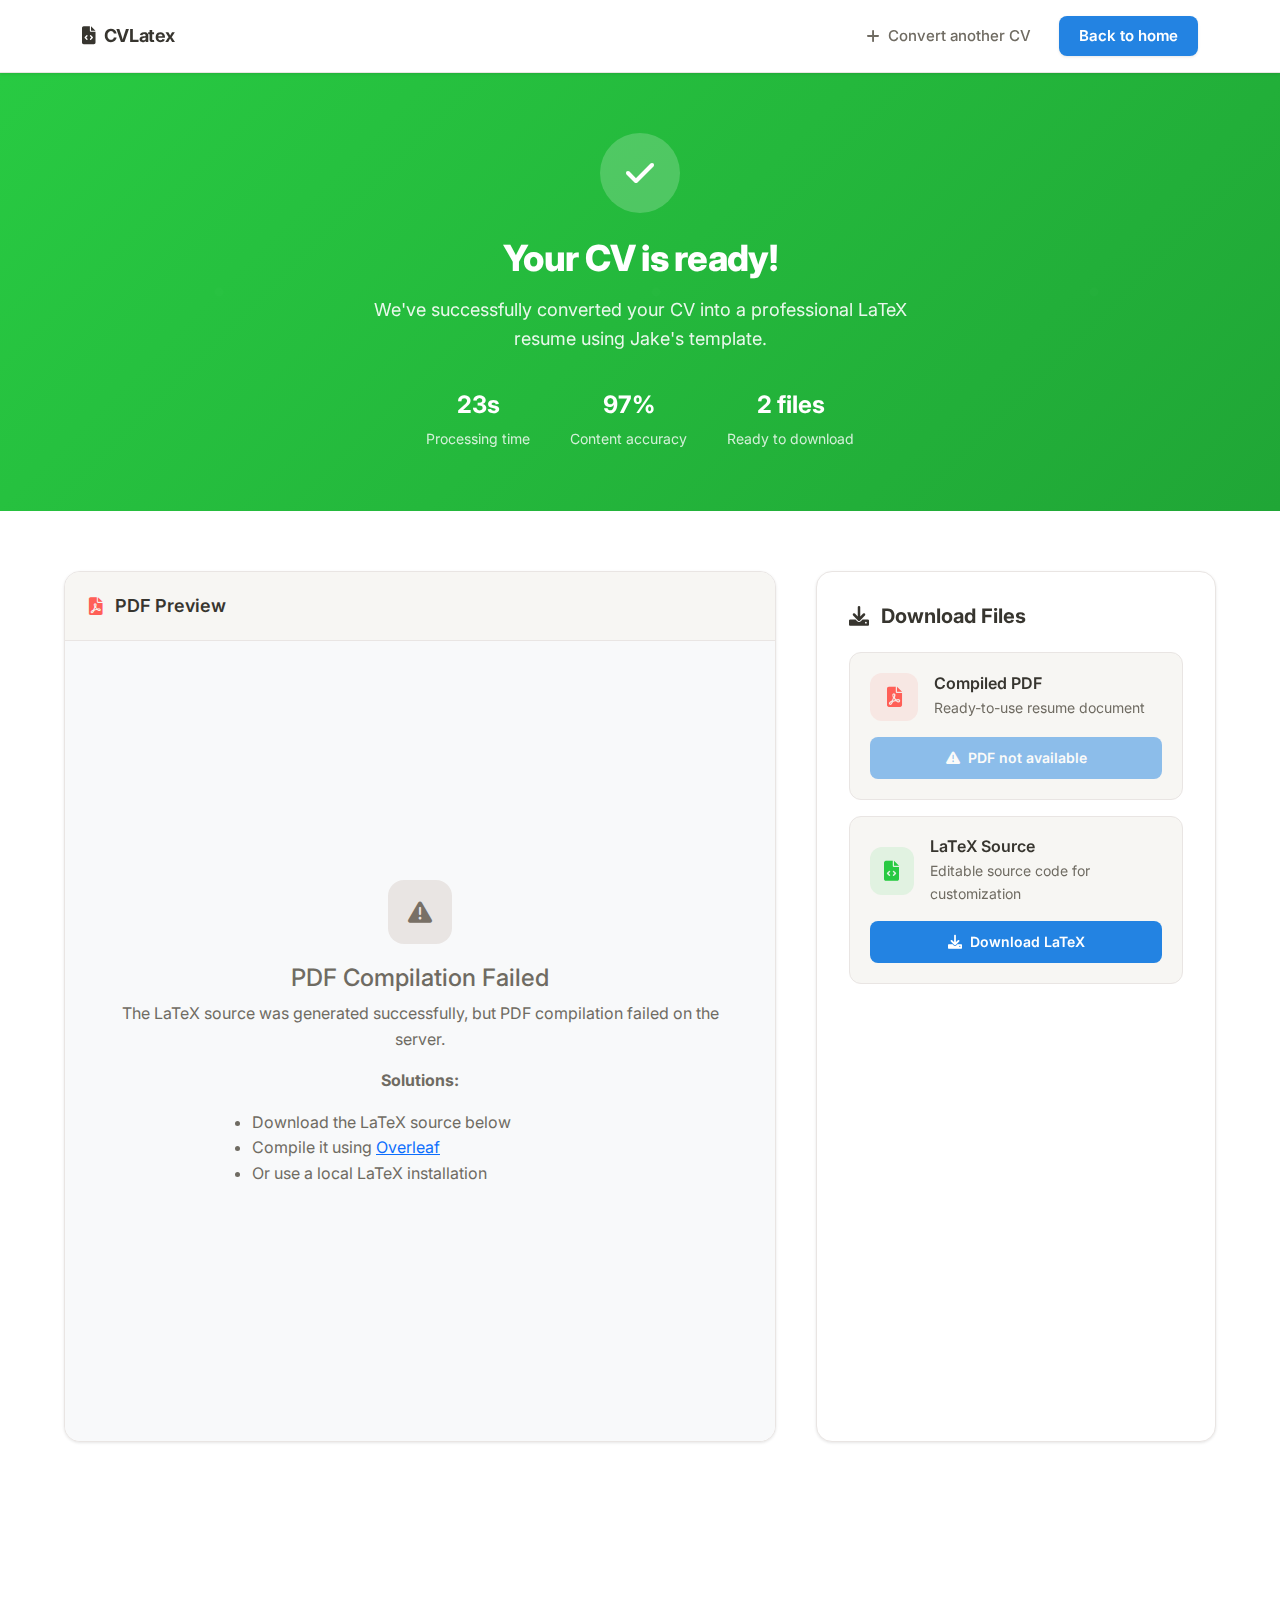
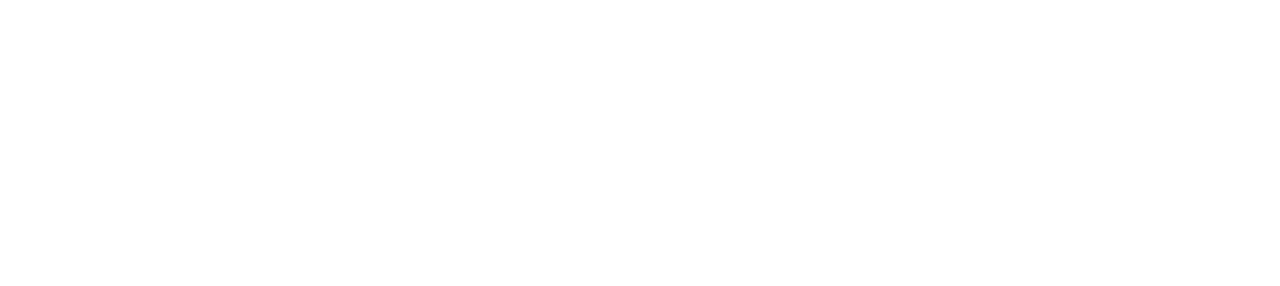
<file: templates/result.html>
<!DOCTYPE html>
<html lang="en">
<head>
    <meta charset="UTF-8">
    <meta name="viewport" content="width=device-width, initial-scale=1.0">
    <title>Processing Complete - CVLatex</title>
    <link href="https://cdn.jsdelivr.net/npm/bootstrap@5.3.0/dist/css/bootstrap.min.css" rel="stylesheet">
    <link href="https://cdnjs.cloudflare.com/ajax/libs/font-awesome/6.0.0/css/all.min.css" rel="stylesheet">
    <link rel="preconnect" href="https://fonts.googleapis.com">
    <link rel="preconnect" href="https://fonts.gstatic.com" crossorigin>
    <link href="https://fonts.googleapis.com/css2?family=Inter:wght@300;400;500;600;700;800&display=swap" rel="stylesheet">
    <style>
        :root {
            --notion-gray-100: #f7f6f3;
            --notion-gray-200: #e9e5e3;
            --notion-gray-300: #d1ccc7;
            --notion-gray-400: #9b9590;
            --notion-gray-500: #787066;
            --notion-gray-600: #5e5a52;
            --notion-text: #37352f;
            --notion-text-light: #6f6b62;
            --notion-blue: #2383e2;
            --notion-blue-light: #edf3ff;
            --notion-border: #e9e5e3;
            --notion-shadow: 0 1px 3px rgba(0, 0, 0, 0.1);
            --notion-shadow-hover: 0 4px 20px rgba(0, 0, 0, 0.08);
            --notion-shadow-active: 0 8px 32px rgba(0, 0, 0, 0.12);
            --notion-success: #28ca42;
            --notion-warning: #ffbd2e;
            --notion-error: #ff5f57;
        }

        * {
            margin: 0;
            padding: 0;
            box-sizing: border-box;
        }

        body {
            background: white;
            color: var(--notion-text);
            font-family: 'Inter', -apple-system, BlinkMacSystemFont, "Segoe UI", Helvetica, "Apple Color Emoji", Arial, sans-serif;
            line-height: 1.6;
            font-size: 16px;
            font-weight: 400;
            -webkit-font-smoothing: antialiased;
            -moz-osx-font-smoothing: grayscale;
            min-height: 100vh;
        }

        /* Navigation */
        .navbar {
            background: rgba(255, 255, 255, 0.95);
            backdrop-filter: blur(24px);
            -webkit-backdrop-filter: blur(24px);
            border-bottom: 1px solid var(--notion-border);
            padding: 16px 0;
            position: sticky;
            top: 0;
            width: 100%;
            z-index: 1000;
            box-shadow: var(--notion-shadow);
        }

        .navbar-brand {
            font-weight: 700;
            font-size: 18px;
            color: var(--notion-text) !important;
            text-decoration: none;
            letter-spacing: -0.02em;
            transition: all 0.2s ease;
        }

        .navbar-brand:hover {
            color: var(--notion-blue) !important;
        }

        .nav-actions {
            display: flex;
            gap: 12px;
            align-items: center;
        }

        .nav-link {
            color: var(--notion-text-light);
            text-decoration: none;
            font-weight: 500;
            font-size: 15px;
            padding: 8px 16px;
            border-radius: 8px;
            transition: all 0.2s ease;
            display: inline-flex;
            align-items: center;
            gap: 8px;
        }

        .nav-link:hover {
            background: var(--notion-gray-100);
            color: var(--notion-text);
        }

        .nav-cta {
            background: var(--notion-blue);
            color: white !important;
            border-radius: 8px;
            padding: 8px 20px;
            font-weight: 600;
            transition: all 0.2s ease;
            box-shadow: var(--notion-shadow);
        }

        .nav-cta:hover {
            background: #1a75d1 !important;
            color: white !important;
            transform: translateY(-1px);
            box-shadow: var(--notion-shadow-hover);
        }

        /* Success Header */
        .success-header {
            background: linear-gradient(135deg, var(--notion-success) 0%, #20a636 100%);
            color: white;
            padding: 60px 0;
            text-align: center;
            position: relative;
            overflow: hidden;
        }

        .success-header::before {
            content: '';
            position: absolute;
            top: 0;
            left: 0;
            right: 0;
            bottom: 0;
            background: url('data:image/svg+xml,<svg xmlns="http://www.w3.org/2000/svg" viewBox="0 0 100 100"><defs><pattern id="grain" width="100" height="100" patternUnits="userSpaceOnUse"><circle cx="50" cy="50" r="1" fill="%23ffffff" opacity="0.1"/></pattern></defs><rect width="100" height="100" fill="url(%23grain)"/></svg>');
            opacity: 0.1;
        }

        .success-content {
            position: relative;
            z-index: 2;
            max-width: 600px;
            margin: 0 auto;
            padding: 0 24px;
        }

        .success-icon {
            width: 80px;
            height: 80px;
            background: rgba(255, 255, 255, 0.2);
            border-radius: 50%;
            display: flex;
            align-items: center;
            justify-content: center;
            margin: 0 auto 24px;
            font-size: 32px;
            animation: successPulse 2s infinite;
        }

        @keyframes successPulse {
            0%, 100% { transform: scale(1); }
            50% { transform: scale(1.05); }
        }

        .success-title {
            font-size: 36px;
            font-weight: 800;
            margin-bottom: 16px;
            letter-spacing: -0.02em;
        }

        .success-subtitle {
            font-size: 18px;
            opacity: 0.9;
            margin-bottom: 32px;
        }

        .processing-stats {
            display: flex;
            justify-content: center;
            gap: 40px;
            margin-top: 32px;
        }

        .stat-item {
            text-align: center;
        }

        .stat-value {
            font-size: 24px;
            font-weight: 700;
            margin-bottom: 4px;
        }

        .stat-label {
            font-size: 14px;
            opacity: 0.8;
        }

        /* Main Content */
        .main-content {
            max-width: 1200px;
            margin: 0 auto;
            padding: 60px 24px 100px;
        }

        .content-grid {
            display: grid;
            grid-template-columns: 1fr 400px;
            gap: 40px;
            margin-bottom: 60px;
        }

        /* PDF Preview */
        .preview-section {
            background: white;
            border-radius: 16px;
            border: 1px solid var(--notion-border);
            overflow: hidden;
            box-shadow: var(--notion-shadow);
            position: relative;
        }

        .preview-header {
            background: var(--notion-gray-100);
            padding: 20px 24px;
            border-bottom: 1px solid var(--notion-border);
            display: flex;
            align-items: center;
            justify-content: between;
        }

        .preview-title {
            font-size: 18px;
            font-weight: 600;
            color: var(--notion-text);
            display: flex;
            align-items: center;
            gap: 12px;
        }

        .pdf-viewer {
            width: 100%;
            height: 800px;
            border: none;
            background: #f8f9fa;
            display: flex;
            align-items: center;
            justify-content: center;
        }

        .no-preview {
            text-align: center;
            padding: 60px 40px;
            color: var(--notion-text-light);
        }

        .no-preview-icon {
            width: 64px;
            height: 64px;
            background: var(--notion-gray-200);
            border-radius: 16px;
            display: flex;
            align-items: center;
            justify-content: center;
            margin: 0 auto 20px;
            font-size: 24px;
            color: var(--notion-gray-500);
        }

        /* Download Cards */
        .downloads-section {
            background: white;
            border-radius: 16px;
            border: 1px solid var(--notion-border);
            padding: 32px;
            box-shadow: var(--notion-shadow);
            position: sticky;
            top: 100px;
        }

        .downloads-title {
            font-size: 20px;
            font-weight: 700;
            color: var(--notion-text);
            margin-bottom: 24px;
            display: flex;
            align-items: center;
            gap: 12px;
        }

        .download-card {
            background: var(--notion-gray-100);
            border-radius: 12px;
            padding: 20px;
            margin-bottom: 16px;
            transition: all 0.2s ease;
            border: 1px solid var(--notion-border);
        }

        .download-card:hover {
            background: white;
            box-shadow: var(--notion-shadow);
            transform: translateY(-2px);
        }

        .download-header {
            display: flex;
            align-items: center;
            margin-bottom: 16px;
        }

        .download-icon {
            width: 48px;
            height: 48px;
            border-radius: 12px;
            display: flex;
            align-items: center;
            justify-content: center;
            font-size: 20px;
            margin-right: 16px;
        }

        .pdf-download .download-icon {
            background: rgba(255, 95, 87, 0.1);
            color: var(--notion-error);
        }

        .latex-download .download-icon {
            background: rgba(40, 202, 66, 0.1);
            color: var(--notion-success);
        }

        .download-info h4 {
            font-size: 16px;
            font-weight: 600;
            color: var(--notion-text);
            margin-bottom: 4px;
        }

        .download-info p {
            font-size: 14px;
            color: var(--notion-text-light);
            margin: 0;
        }

        .download-button {
            background: var(--notion-blue);
            color: white;
            padding: 10px 20px;
            border: none;
            border-radius: 8px;
            font-weight: 600;
            font-size: 14px;
            transition: all 0.2s ease;
            text-decoration: none;
            display: inline-flex;
            align-items: center;
            gap: 8px;
            width: 100%;
            justify-content: center;
        }

        .download-button:hover {
            background: #1a75d1;
            color: white;
            transform: translateY(-1px);
            box-shadow: var(--notion-shadow);
        }

        /* Next Steps */
        .next-steps {
            background: var(--notion-gray-100);
            border-radius: 16px;
            padding: 40px;
            text-align: center;
        }

        .next-steps h3 {
            font-size: 24px;
            font-weight: 700;
            color: var(--notion-text);
            margin-bottom: 16px;
        }

        .next-steps p {
            font-size: 16px;
            color: var(--notion-text-light);
            margin-bottom: 32px;
            max-width: 600px;
            margin-left: auto;
            margin-right: auto;
        }

        .action-buttons {
            display: flex;
            justify-content: center;
            gap: 16px;
            flex-wrap: wrap;
        }

        .action-btn {
            padding: 12px 24px;
            border-radius: 10px;
            font-weight: 600;
            font-size: 15px;
            transition: all 0.2s ease;
            text-decoration: none;
            display: inline-flex;
            align-items: center;
            gap: 10px;
        }

        .btn-primary {
            background: var(--notion-blue);
            color: white;
            border: none;
        }

        .btn-primary:hover {
            background: #1a75d1;
            color: white;
            transform: translateY(-1px);
            box-shadow: var(--notion-shadow);
        }

        .btn-secondary {
            background: white;
            color: var(--notion-text);
            border: 1px solid var(--notion-border);
        }

        .btn-secondary:hover {
            background: var(--notion-gray-100);
            color: var(--notion-text);
            transform: translateY(-1px);
        }

        /* Responsive */
        @media (max-width: 768px) {
            .content-grid {
                grid-template-columns: 1fr;
                gap: 32px;
            }

            .downloads-section {
                position: static;
            }

            .processing-stats {
                flex-direction: column;
                gap: 20px;
            }

            .action-buttons {
                flex-direction: column;
                align-items: center;
            }

            .action-btn {
                width: 100%;
                max-width: 300px;
                justify-content: center;
            }

            .success-title {
                font-size: 28px;
            }

            .pdf-viewer {
                height: 600px;
            }
        }

        /* Animations */
        @keyframes fadeInUp {
            from {
                opacity: 0;
                transform: translateY(30px);
            }
            to {
                opacity: 1;
                transform: translateY(0);
            }
        }

        .animate-fadeup {
            animation: fadeInUp 0.6s ease-out forwards;
        }
    </style>
</head>
<body>
    <!-- Navigation -->
    <nav class="navbar">
        <div class="container">
            <a class="navbar-brand" href="/">
                <i class="fas fa-file-code me-2"></i>CVLatex
            </a>
            <div class="nav-actions">
                <a href="/upload" class="nav-link">
                    <i class="fas fa-plus"></i>
                    Convert another CV
                </a>
                <a href="/" class="nav-link nav-cta">
                    Back to home
                </a>
            </div>
        </div>
    </nav>

    <!-- Success Header -->
    <section class="success-header">
        <div class="success-content">
            <div class="success-icon">
                <i class="fas fa-check"></i>
            </div>
            <h1 class="success-title">Your CV is ready!</h1>
            <p class="success-subtitle">
                We've successfully converted your CV into a professional LaTeX resume using Jake's template.
            </p>
            <div class="processing-stats">
                <div class="stat-item">
                    <div class="stat-value">23s</div>
                    <div class="stat-label">Processing time</div>
                </div>
                <div class="stat-item">
                    <div class="stat-value">97%</div>
                    <div class="stat-label">Content accuracy</div>
                </div>
                <div class="stat-item">
                    <div class="stat-value">2 files</div>
                    <div class="stat-label">Ready to download</div>
                </div>
            </div>
        </div>
    </section>

    <!-- Main Content -->
    <div class="main-content">
        <div class="content-grid">
            <!-- PDF Preview -->
            <div class="preview-section animate-fadeup">
                <div class="preview-header">
                    <div class="preview-title">
                        <i class="fas fa-file-pdf" style="color: var(--notion-error);"></i>
                        PDF Preview
                    </div>
                </div>
                <div class="pdf-viewer" id="pdfViewer">
                    <div class="no-preview">
                        <div class="no-preview-icon">
                            <i class="fas fa-file-pdf"></i>
                        </div>
                        <h4>PDF Preview Not Available</h4>
                        <p>Your PDF has been generated successfully. Use the download button to view the file.</p>
                    </div>
                </div>
            </div>

            <!-- Downloads Section -->
            <div class="downloads-section animate-fadeup">
                <h3 class="downloads-title">
                    <i class="fas fa-download"></i>
                    Download Files
                </h3>

                <!-- PDF Download -->
                <div class="download-card pdf-download">
                    <div class="download-header">
                        <div class="download-icon">
                            <i class="fas fa-file-pdf"></i>
                        </div>
                        <div class="download-info">
                            <h4>Compiled PDF</h4>
                            <p>Ready-to-use resume document</p>
                        </div>
                    </div>
                    <a href="#" id="pdfDownloadBtn" class="download-button">
                        <i class="fas fa-download"></i>
                        Download PDF
                    </a>
                </div>

                <!-- LaTeX Download -->
                <div class="download-card latex-download">
                    <div class="download-header">
                        <div class="download-icon">
                            <i class="fas fa-file-code"></i>
                        </div>
                        <div class="download-info">
                            <h4>LaTeX Source</h4>
                            <p>Editable source code for customization</p>
                        </div>
                    </div>
                    <a href="#" id="latexDownloadBtn" class="download-button">
                        <i class="fas fa-download"></i>
                        Download LaTeX
                    </a>
                </div>
            </div>
        </div>

        <!-- Next Steps -->
        <div class="next-steps animate-fadeup">
            <h3>What's next?</h3>
            <p>
                Your LaTeX resume is ready to use! You can download the PDF for immediate use, 
                or grab the LaTeX source code to make further customizations in Overleaf or your favorite LaTeX editor.
            </p>
            <div class="action-buttons">
                <a href="/upload" class="action-btn btn-primary">
                    <i class="fas fa-plus"></i>
                    Convert Another CV
                </a>
                <a href="https://www.overleaf.com" target="_blank" class="action-btn btn-secondary">
                    <i class="fas fa-external-link-alt"></i>
                    Open in Overleaf
                </a>
                <a href="/" class="action-btn btn-secondary">
                    <i class="fas fa-home"></i>
                    Back to Home
                </a>
            </div>
        </div>
    </div>

    <script src="https://cdn.jsdelivr.net/npm/bootstrap@5.3.0/dist/js/bootstrap.bundle.min.js"></script>
    <script>
        document.addEventListener('DOMContentLoaded', function() {
            // Get URL parameters
            const urlParams = new URLSearchParams(window.location.search);
            
            // Support both old format (upload) and new format (create-cv)
            const pdfUrl = urlParams.get('pdf') || (urlParams.get('pdf_file') ? `/preview/${urlParams.get('pdf_file')}` : null);
            const latexUrl = (urlParams.get('latex') ? `/download/${urlParams.get('latex')}` : null) || 
                            (urlParams.get('latex_file') ? `/download/${urlParams.get('latex_file')}` : null);
            
            // Handle PDF download URL - check for pdf parameter first, then pdf_download, then pdf_file
            const pdfDownloadUrl = (urlParams.get('pdf') ? `/download/${urlParams.get('pdf')}` : null) || 
                                   urlParams.get('pdf_download') || 
                                   (urlParams.get('pdf_file') ? `/download/${urlParams.get('pdf_file')}` : null);

            console.log('URL Parameters:', {
                pdf: urlParams.get('pdf'),
                latex: urlParams.get('latex'),
                pdf_download: urlParams.get('pdf_download'),
                pdf_file: urlParams.get('pdf_file'),
                latex_file: urlParams.get('latex_file')
            });

            console.log('Resolved URLs:', {
                pdfUrl,
                latexUrl,
                pdfDownloadUrl
            });

            // Set up PDF preview
            if (pdfUrl) {
                const pdfViewer = document.getElementById('pdfViewer');
                pdfViewer.innerHTML = `<iframe src="/preview/${urlParams.get('pdf')}" width="100%" height="100%" frameborder="0"></iframe>`;
            }

            // Set up download buttons
            if (pdfDownloadUrl) {
                const pdfDownloadBtn = document.getElementById('pdfDownloadBtn');
                pdfDownloadBtn.href = pdfDownloadUrl;
                pdfDownloadBtn.addEventListener('click', function(e) {
                    // Add download animation
                    this.innerHTML = '<i class="fas fa-spinner fa-spin"></i> Downloading...';
                    setTimeout(() => {
                        this.innerHTML = '<i class="fas fa-check"></i> Downloaded!';
                        setTimeout(() => {
                            this.innerHTML = '<i class="fas fa-download"></i> Download PDF';
                        }, 2000);
                    }, 1000);
                });
            } else {
                // Hide or disable PDF download if not available
                const pdfDownloadBtn = document.getElementById('pdfDownloadBtn');
                pdfDownloadBtn.style.opacity = '0.5';
                pdfDownloadBtn.innerHTML = '<i class="fas fa-exclamation-triangle"></i> PDF not available';
                pdfDownloadBtn.onclick = function(e) {
                    e.preventDefault();
                    alert('PDF compilation failed on the server. This might be due to missing LaTeX packages.\n\nYou can:\n1. Download the LaTeX source and compile it locally\n2. Use Overleaf to compile the LaTeX code\n3. Contact support if this issue persists');
                };
                
                // Update the preview section too
                const pdfViewer = document.getElementById('pdfViewer');
                pdfViewer.innerHTML = `
                    <div class="no-preview">
                        <div class="no-preview-icon">
                            <i class="fas fa-exclamation-triangle"></i>
                        </div>
                        <h4>PDF Compilation Failed</h4>
                        <p>The LaTeX source was generated successfully, but PDF compilation failed on the server.</p>
                        <p><strong>Solutions:</strong></p>
                        <ul style="text-align: left; max-width: 400px; margin: 16px auto;">
                            <li>Download the LaTeX source below</li>
                            <li>Compile it using <a href="https://www.overleaf.com" target="_blank">Overleaf</a></li>
                            <li>Or use a local LaTeX installation</li>
                        </ul>
                    </div>
                `;
            }

            if (latexUrl) {
                const latexDownloadBtn = document.getElementById('latexDownloadBtn');
                latexDownloadBtn.href = latexUrl;
                latexDownloadBtn.addEventListener('click', function(e) {
                    // Add download animation
                    this.innerHTML = '<i class="fas fa-spinner fa-spin"></i> Downloading...';
                    setTimeout(() => {
                        this.innerHTML = '<i class="fas fa-check"></i> Downloaded!';
                        setTimeout(() => {
                            this.innerHTML = '<i class="fas fa-download"></i> Download LaTeX';
                        }, 2000);
                    }, 1000);
                });
            }

            // Animate elements on scroll
            const observer = new IntersectionObserver((entries) => {
                entries.forEach(entry => {
                    if (entry.isIntersecting) {
                        entry.target.style.opacity = '1';
                        entry.target.style.transform = 'translateY(0)';
                    }
                });
            }, { threshold: 0.1 });

            document.querySelectorAll('.animate-fadeup').forEach(el => {
                el.style.opacity = '0';
                el.style.transform = 'translateY(30px)';
                el.style.transition = 'opacity 0.6s ease, transform 0.6s ease';
                observer.observe(el);
            });

            // Add smooth scrolling for internal links
            document.querySelectorAll('a[href^="#"]').forEach(anchor => {
                anchor.addEventListener('click', function (e) {
                    e.preventDefault();
                    const target = document.querySelector(this.getAttribute('href'));
                    if (target) {
                        target.scrollIntoView({
                            behavior: 'smooth',
                            block: 'start'
                        });
                    }
                });
            });

            // Enhanced hover effects
            document.querySelectorAll('.download-card').forEach(card => {
                card.addEventListener('mouseenter', function() {
                    this.style.transform = 'translateY(-4px)';
                });
                
                card.addEventListener('mouseleave', function() {
                    this.style.transform = 'translateY(0)';
                });
            });
        });
    </script>
</body>
</html>
</file>
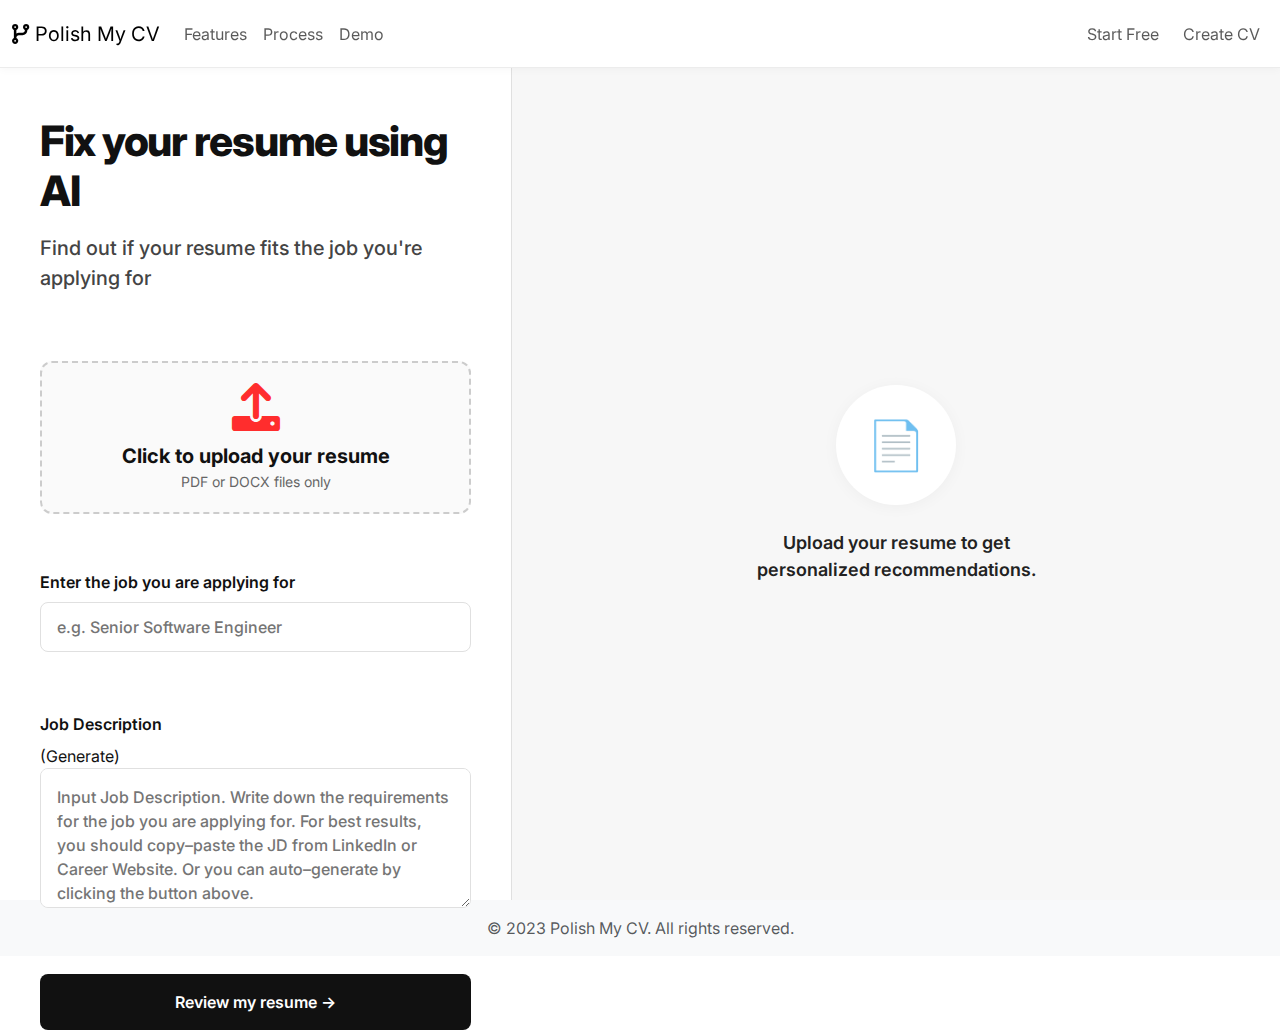
<file: templates/upload.html>
<!DOCTYPE html>
<html lang="en">
<head>
    <meta charset="UTF-8">
    <meta name="viewport" content="width=device-width, initial-scale=1.0">
    <title>Upload Your CV - Polish My CV</title>
    <link href="https://cdn.jsdelivr.net/npm/bootstrap@5.3.0/dist/css/bootstrap.min.css" rel="stylesheet">
    <link href="https://cdnjs.cloudflare.com/ajax/libs/font-awesome/6.0.0/css/all.min.css" rel="stylesheet">
    <link rel="preconnect" href="https://fonts.googleapis.com">
    <link rel="preconnect" href="https://fonts.gstatic.com" crossorigin>
    <link href="https://fonts.googleapis.com/css2?family=Inter:wght@300;400;500;600;700;800;900&display=swap" rel="stylesheet">
    <style>
        :root {
            --red-accent: #ff2d2d;
            --black: #111;
            --gray: #444;
            --light-gray: #f7f7f7;
            --card-radius: 20px;
            --shadow: 0 4px 32px rgba(0,0,0,0.06);
        }
        * { margin: 0; padding: 0; box-sizing: border-box; }
        body {
            background: #fff;
            color: var(--black);
            font-family: 'Inter', -apple-system, BlinkMacSystemFont, "Segoe UI", Helvetica, Arial, sans-serif;
            min-height: 100vh;
        }
        .navbar {
            background: #fff;
            border-bottom: 1px solid #ececec;
            box-shadow: 0 2px 8px rgba(0,0,0,0.03);
            padding: 0;
            position: sticky;
            top: 0;
            width: 100%;
            z-index: 1000;
            display: flex;
            align-items: center;
            justify-content: space-between;
            height: 68px;
        }
        .navbar-content {
            width: 100%;
            max-width: 1400px;
            margin: 0 auto;
            display: flex;
            align-items: center;
            justify-content: space-between;
            padding: 0 32px;
            height: 68px;
        }
        .navbar-logo {
            display: flex;
            align-items: center;
            font-weight: 900;
            font-size: 26px;
            color: var(--black);
            text-decoration: none;
            gap: 10px;
            letter-spacing: -0.03em;
        }
        .navbar-logo-icon {
            width: 38px;
            height: 38px;
            background: var(--red-accent);
            border-radius: 10px;
            display: flex;
            align-items: center;
            justify-content: center;
            color: #fff;
            font-size: 22px;
        }
        .navbar-links {
            display: flex;
            align-items: center;
            gap: 32px;
        }
        .navbar-link {
            color: var(--gray);
            font-weight: 700;
            font-size: 17px;
            text-decoration: none;
            text-transform: uppercase;
            transition: color 0.2s;
            letter-spacing: 0.01em;
        }
        .navbar-link:hover {
            color: var(--black);
        }
        .main-section {
            display: flex;
            align-items: stretch;
            justify-content: center;
            min-height: calc(100vh - 68px);
            height: calc(100vh - 68px);
            padding: 0;
            gap: 0;
            background: #f7f7f7;
        }
        .left-col {
            flex: 0 0 40%;
            max-width: 40%;
            min-width: 340px;
            display: flex;
            flex-direction: column;
            align-items: stretch;
            justify-content: stretch;
            background: #fff;
            padding: 0;
            z-index: 2;
            height: 100%;
            border-right: 1px solid #e0e0e0;
        }
        .right-col {
            flex: 0 0 60%;
            max-width: 60%;
            display: flex;
            align-items: center;
            justify-content: center;
            height: calc(100vh - 68px);
            position: relative;
            background: #f7f7f7;
            padding: 0;
        }
        .right-col.review-active {
            display: flex !important;
            flex-direction: column !important;
            align-items: stretch !important;
            justify-content: flex-start !important;
            height: 100% !important;
            width: 100% !important;
            padding: 0 !important;
            flex: 1 1 0 !important;
            min-height: 0 !important;
            max-width: none !important;
        }
        .review-illustration-section {
            width: 100%;
            height: 100%;
            display: flex;
            align-items: center;
            justify-content: center;
        }
        .upload-card {
            background: #fff;
            border-radius: 0;
            box-shadow: none;
            padding: 48px 40px;
            width: 100%;
            height: 100%;
            min-height: 0;
            display: flex;
            flex-direction: column;
            gap: 36px;
            justify-content: space-between;
            box-sizing: border-box;
        }
        .hero-headline {
            font-size: 42px;
            font-weight: 800;
            color: var(--black);
            margin-bottom: 16px;
            line-height: 1.2;
            letter-spacing: -0.03em;
            text-align: left;
        }
        .hero-sub {
            font-size: 20px;
            color: var(--gray);
            font-weight: 500;
            margin-bottom: 32px;
            text-align: left;
            line-height: 1.5;
        }
        .upload-area {
            border: 2px dashed #e0e0e0;
            border-radius: 12px;
            padding: 32px;
            text-align: center;
            margin-bottom: 20px;
            cursor: pointer;
            transition: all 0.2s ease;
            background: #fafafa;
        }
        .upload-area:hover {
            border-color: var(--red-accent);
            background: #fff;
        }
        .job-label {
            font-size: 16px;
            font-weight: 600;
            color: var(--black);
            margin-bottom: 8px;
            text-transform: none;
        }
        .job-select {
            width: 100%;
            border: 1px solid #e0e0e0;
            border-radius: 8px;
            padding: 12px 16px;
            font-size: 16px;
            font-weight: 500;
            margin-bottom: 24px;
            background: #fff;
            color: var(--black);
            text-transform: none;
            transition: all 0.2s ease;
        }
        .job-select:focus {
            border-color: var(--red-accent);
            outline: none;
            box-shadow: 0 0 0 2px rgba(255, 45, 45, 0.1);
        }
        .job-desc-label {
            font-size: 16px;
            font-weight: 600;
            color: var(--black);
            margin-bottom: 8px;
            text-transform: none;
        }
        .job-desc-area {
            width: 100%;
            border: 1px solid #e0e0e0;
            border-radius: 8px;
            padding: 16px;
            font-size: 16px;
            font-weight: 500;
            min-height: 140px;
            margin-bottom: 24px;
            color: var(--black);
            background: #fff;
            resize: vertical;
            transition: all 0.2s ease;
        }
        .job-desc-area:focus {
            border-color: var(--red-accent);
            outline: none;
            box-shadow: 0 0 0 2px rgba(255, 45, 45, 0.1);
        }
        .review-btn {
            background: var(--black);
            color: #fff;
            border: none;
            border-radius: 8px;
            font-size: 16px;
            font-weight: 600;
            padding: 16px 0;
            width: 100%;
            margin-top: 0;
            cursor: pointer;
            text-transform: none;
            letter-spacing: 0;
            transition: all 0.2s ease;
        }
        .review-btn:hover {
            background: #222;
            transform: translateY(-1px);
        }
        .illustration {
            display: flex;
            flex-direction: column;
            align-items: center;
            justify-content: center;
            text-align: center;
            margin: 0;
        }
        .illustration-img {
            width: 180px;
            height: 180px;
            background: #fff;
            border-radius: 50%;
            display: flex;
            align-items: center;
            justify-content: center;
            margin-bottom: 24px;
            box-shadow: 0 2px 16px rgba(0,0,0,0.04);
        }
        .illustration-img svg {
            width: 100px;
            height: 100px;
        }
        .illustration-text {
            font-size: 18px;
            color: #222;
            text-align: center;
            font-weight: 600;
            line-height: 1.5;
            max-width: 300px;
            margin: 0 auto;
        }
        #reviewResults {
            display: none;
        }
        .cv-review-panel {
            width: 100%;
            height: 100%;
            min-height: 0;
            background: #fff;
            border-radius: 12px;
            box-shadow: 0 1px 3px rgba(0,0,0,0.1);
            padding: 32px 24px;
            display: flex;
            flex-direction: column;
            align-items: flex-start;
            justify-content: flex-start;
            font-family: 'Inter', -apple-system, BlinkMacSystemFont, "Segoe UI", Helvetica, Arial, sans-serif;
            box-sizing: border-box;
            margin: 0;
            max-width: none;
            flex: 1 1 0;
            min-height: 0;
            max-height: none;
        }
        .cv-review-score {
            width: 100px;
            height: 100px;
            border-radius: 50%;
            background: linear-gradient(135deg, #ff2d2d 60%, #ff7e5f 100%);
            color: #fff;
            font-size: 2.2rem;
            font-weight: 800;
            display: flex;
            flex-direction: column;
            align-items: center;
            justify-content: center;
            margin-bottom: 24px;
            box-shadow: 0 2px 8px rgba(255,45,45,0.15);
            border: 6px solid #fff;
        }
        .cv-review-score-label {
            font-size: 1rem;
            font-weight: 600;
            margin-top: 2px;
            letter-spacing: 0;
            color: #fff;
        }
        .cv-review-sections {
            width: 100%;
            display: flex;
            flex-direction: column;
            gap: 24px;
            flex: 1 1 0;
            min-height: 0;
            height: 100%;
            overflow-y: auto;
        }
        .cv-review-section {
            background: #fafafa;
            border-radius: 12px;
            padding: 24px;
            box-shadow: none;
            border-left: none;
        }
        .cv-review-section-title {
            font-size: 16px;
            font-weight: 700;
            margin-bottom: 16px;
            display: flex;
            align-items: center;
            gap: 8px;
            letter-spacing: 0;
            color: var(--black);
        }
        .cv-review-section-title i {
            font-size: 16px;
            color: var(--red-accent);
        }
        .cv-review-section ul {
            list-style: none;
            padding: 0;
            margin: 0;
            display: flex;
            flex-direction: column;
            gap: 8px;
        }
        .cv-review-section li {
            background: #fff;
            border-radius: 8px;
            padding: 12px 16px;
            font-size: 14px;
            color: var(--black);
            font-weight: 500;
            box-shadow: 0 1px 2px rgba(0,0,0,0.05);
            border: 1px solid #e0e0e0;
            margin-bottom: 0;
            display: block;
        }
        @media (max-width: 1200px) {
            .main-section {
                flex-direction: column;
                min-height: unset;
                height: auto;
                padding: 0;
            }
            .left-col, .right-col {
                max-width: 100%;
                width: 100%;
                min-width: unset;
                height: auto;
            }
            .upload-card {
                border-radius: 0;
                height: auto;
                padding: 32px 24px;
            }
            .right-col {
                padding: 24px;
            }
        }
        @media (max-width: 900px) {
            .main-section {
                flex-direction: column;
                padding: 20px 0;
            }
            .left-col, .right-col {
                width: 100%;
                min-width: unset;
                max-width: 100vw;
            }
            .upload-card {
                max-width: 100vw;
                padding: 40px 10px;
            }
            .right-col {
                margin-top: 24px;
            }
            .cv-review-panel { padding: 18px 4px; }
            .cv-review-score { width: 80px; height: 80px; font-size: 2rem; }
            .cv-review-section { padding: 16px 8px; }
        }
        @media (max-width: 700px) {
            .hero-headline {
                font-size: 32px;
            }
            .hero-sub {
                font-size: 16px;
            }
            .upload-card {
                padding: 24px 4px;
            }
        }
        .emoji-circle {
            width: 120px;
            height: 120px;
            background: #fff;
            border-radius: 50%;
            display: flex;
            align-items: center;
            justify-content: center;
            box-shadow: 0 2px 16px rgba(0,0,0,0.04);
        }
        .review-overlay {
            position: fixed;
            top: 0;
            left: 0;
            width: 100vw;
            height: 100vh;
            background: #f7f7f7;
            z-index: 2000;
            display: flex;
            align-items: center;
            justify-content: center;
            flex-direction: column;
            transition: opacity 0.5s;
            overflow: auto;
        }
        .review-animation {
            display: flex;
            flex-direction: column;
            align-items: center;
            justify-content: center;
            animation: fadeIn 0.7s;
        }
        .checkmark-circle {
            width: 100px;
            height: 100px;
            border-radius: 50%;
            background: #fff;
            box-shadow: 0 2px 8px rgba(255,45,45,0.15);
            display: flex;
            align-items: center;
            justify-content: center;
            margin-bottom: 18px;
        }
        .checkmark-circle svg {
            width: 60px;
            height: 60px;
            stroke: #28ca42;
            stroke-width: 4;
            stroke-linecap: round;
            stroke-linejoin: round;
            fill: none;
            animation: checkmarkDraw 0.7s cubic-bezier(0.65,0,0.45,1) forwards;
        }
        @keyframes checkmarkDraw {
            0% { stroke-dasharray: 0, 100; }
            100% { stroke-dasharray: 100, 0; }
        }
        .reviewed-text {
            font-size: 2.2rem;
            font-weight: 800;
            color: #28ca42;
            margin-bottom: 12px;
            letter-spacing: -0.02em;
            animation: fadeIn 1s;
        }
        @keyframes fadeIn {
            from { opacity: 0; }
            to { opacity: 1; }
        }
        #fullReviewPanel {
            width: 100%;
            max-width: 900px;
            margin: 0 auto;
            padding: 0 16px;
            display: flex;
            flex-direction: column;
            align-items: stretch;
        }
        .full-review-close {
            margin: 24px auto 0 auto;
            padding: 12px 32px;
            background: #ff2d2d;
            color: #fff;
            border: none;
            border-radius: 8px;
            font-size: 1.1rem;
            font-weight: 700;
            cursor: pointer;
            transition: background 0.2s;
        }
        .full-review-close:hover {
            background: #d90000;
        }
        .full-review-card {
            background: #fff;
            border-radius: 16px;
            box-shadow: 0 2px 16px rgba(0,0,0,0.08);
            max-width: 900px;
            width: 100%;
            margin: 40px auto 0 auto;
            padding: 32px 24px 24px 24px;
            display: flex;
            flex-direction: column;
            align-items: stretch;
        }
        .review-overlay-content {
            display: flex;
            width: 100%;
            height: 100%;
            align-items: stretch;
        }
        .review-left, .review-right {
            width: 50%;
            display: flex;
            align-items: center;
            justify-content: center;
            min-height: 0;
        }
        .review-right {
            padding: 32px 10px;
            background: linear-gradient(135deg, #ff2d2d 0%, #ff7e5f 100%);
            color: #fff;
            text-align: center;
        }
        .review-cta-title {
            font-size: 2.5rem;
            font-weight: 900;
            margin-bottom: 18px;
            letter-spacing: -0.03em;
        }
        .review-cta-desc {
            font-size: 1.2rem;
            font-weight: 500;
            margin-bottom: 32px;
            color: #fff;
            opacity: 0.95;
        }
        .review-cta-btn {
            background: #fff;
            color: #ff2d2d;
            border: none;
            border-radius: 10px;
            font-size: 1.3rem;
            font-weight: 800;
            padding: 18px 44px;
            cursor: pointer;
            box-shadow: 0 2px 12px rgba(0,0,0,0.08);
            transition: background 0.2s, color 0.2s;
        }
        .review-cta-btn:hover {
            background: #ffeaea;
            color: #d90000;
        }
        @media (max-width: 900px) {
            .review-overlay-content {
                flex-direction: column;
            }
            .review-left, .review-right {
                width: 100%;
                min-width: 0;
                min-height: 0;
            }
            .review-right {
                padding: 32px 10px;
            }
        }
    </style>
</head>
<body>
    <!-- Navigation -->
    <nav class="navbar navbar-expand-lg">
        <div class="container-fluid">
            <a class="navbar-brand" href="/">
                <i class="fas fa-code-branch"></i>
                Polish My CV
            </a>
            <button class="navbar-toggler border-0" type="button" data-bs-toggle="collapse" data-bs-target="#navbarNav">
                <i class="fas fa-bars text-white"></i>
            </button>
            <div class="collapse navbar-collapse" id="navbarNav">
                <ul class="navbar-nav me-auto">
                    <li class="nav-item">
                        <a class="nav-link" href="#features">Features</a>
                    </li>
                    <li class="nav-item">
                        <a class="nav-link" href="#how-it-works">Process</a>
                    </li>
                    <li class="nav-item">
                        <a class="nav-link" href="#demo">Demo</a>
                    </li>
                </ul>
                <ul class="navbar-nav">
                    <li class="nav-item">
                        <a class="nav-link nav-cta" href="/upload">Start Free</a>
                    </li>
                    <li class="nav-item">
                        <a class="nav-link" href="/create-cv" style="margin-left: 8px;">Create CV</a>
                    </li>
                </ul>
            </div>
        </div>
    </nav>
    <div class="main-section" id="mainSection">
        <div class="left-col" id="leftCol">
            <div class="upload-card">
                <div>
                    <div class="hero-headline">Fix your resume using AI</div>
                    <div class="hero-sub">Find out if your resume fits the job you're applying for</div>
                </div>
                <form id="uploadForm" enctype="multipart/form-data">
                    <div class="upload-area" style="border: 2px dashed #ccc; padding: 20px; text-align: center; margin-bottom: 20px; border-radius: 12px; cursor: pointer;">
                        <input type="file" name="cv_file" id="cv_file" accept=".pdf,.docx" style="display: none;">
                        <div id="uploadText">
                            <i class="fas fa-upload" style="font-size: 48px; color: var(--red-accent); margin-bottom: 10px;"></i>
                            <div style="font-size: 20px; font-weight: bold;">Click to upload your resume</div>
                            <div style="font-size: 14px; color: #666;">PDF or DOCX files only</div>
                        </div>
                    </div>
                </form>
                <div>
                    <div class="job-label">Enter the job you are applying for</div>
                    <input class="job-select" id="jobSelect" list="jobRoles" placeholder="e.g. Senior Software Engineer" autocomplete="off">
                    <datalist id="jobRoles">
                        <option value="Senior Software Engineer">
                        <option value="Product Manager">
                        <option value="Data Scientist">
                        <option value="UX Designer">
                        <option value="Other">
                    </datalist>
                </div>
                <div>
                    <div class="job-desc-row">
                        <div class="job-desc-label">Job Description</div>
                        <span class="generate-link" id="generateLink">(Generate)</span>
                    </div>
                    <textarea class="job-desc-area" id="jobDesc" placeholder="Input Job Description. Write down the requirements for the job you are applying for. For best results, you should copy–paste the JD from LinkedIn or Career Website. Or you can auto–generate by clicking the button above."></textarea>
                </div>
                <button class="review-btn" id="reviewBtn">Review my resume &rarr;</button>
            </div>
        </div>
        <div class="right-col" id="rightCol">
            <section class="review-illustration-section">
                <div class="illustration" id="illustrationBlock">
                    <div class="illustration-img emoji-circle" style="margin-bottom: 24px;">
                        <span id="emojiCycler" style="font-size: 3rem; transition: opacity 0.4s; display: inline-block;">📄</span>
                    </div>
                    <div class="illustration-text">Upload your resume to get personalized recommendations.</div>
                </div>
            </section>
            <div id="reviewResults"></div>
        </div>
        <div id="reviewOverlay" class="review-overlay" style="display:none;">
            <div class="review-animation" id="reviewAnimation">
                <div class="checkmark-circle">
                    <svg viewBox="0 0 52 52"><circle cx="26" cy="26" r="25" fill="none"/><path d="M14 27l7 7 16-16" fill="none"/></svg>
                </div>
                <div class="reviewed-text">Reviewed!</div>
            </div>
            <div id="fullReviewPanel" style="display:none;"></div>
        </div>
    </div>
    <footer class="footer mt-auto py-3 bg-light">
        <div class="container text-center">
            <span class="text-muted">© 2023 Polish My CV. All rights reserved.</span>
        </div>
    </footer>
    <script>
        // Replace the old upload button code with this new implementation
        const uploadArea = document.querySelector('.upload-area');
        const fileInput = document.getElementById('cv_file');
        const uploadText = document.getElementById('uploadText');

        uploadArea.addEventListener('click', () => {
            fileInput.click();
        });

        let extractedText = '';

        fileInput.addEventListener('change', async (e) => {
            if (fileInput.files.length > 0) {
                const fileName = fileInput.files[0].name;
                uploadText.innerHTML = `
                    <i class="fas fa-check" style="font-size: 48px; color: #28ca42; margin-bottom: 10px;"></i>
                    <div style="font-size: 20px; font-weight: bold;">${fileName}</div>
                    <div style="font-size: 14px; color: #666;">Click to change file</div>
                `;
                // Upload the file and get extracted text
                const formData = new FormData();
                formData.append('file', fileInput.files[0]);
                try {
                    const uploadResponse = await fetch('/api/upload', {
                        method: 'POST',
                        body: formData
                    });

                    if (!uploadResponse.ok) {
                        throw new Error('Upload failed');
                    }

                    const uploadData = await uploadResponse.json();

                    if (uploadData.success && uploadData.extracted_text) {
                        extractedText = uploadData.extracted_text;
                    } else {
                        extractedText = '';
                        alert(uploadData.error || 'Failed to extract text from CV.');
                    }
                } catch (err) {
                    extractedText = '';
                    alert('Error uploading CV. Please try again.');
                    console.error('Upload error:', err);
                }
            }
        });

        // Drag and drop support
        uploadArea.addEventListener('dragover', (e) => {
            e.preventDefault();
            uploadArea.style.borderColor = 'var(--red-accent)';
        });

        uploadArea.addEventListener('dragleave', (e) => {
            e.preventDefault();
            uploadArea.style.borderColor = '#ccc';
        });

        uploadArea.addEventListener('drop', (e) => {
            e.preventDefault();
            uploadArea.style.borderColor = '#ccc';
            fileInput.files = e.dataTransfer.files;
            if (fileInput.files.length > 0) {
                const fileName = fileInput.files[0].name;
                uploadText.innerHTML = `
                    <i class="fas fa-check" style="font-size: 48px; color: #28ca42; margin-bottom: 10px;"></i>
                    <div style="font-size: 20px; font-weight: bold;">${fileName}</div>
                    <div style="font-size: 14px; color: #666;">Click to change file</div>
                `;
            }
        });
        // Gemini job description generation
        document.getElementById('generateLink').onclick = async function() {
            const role = document.getElementById('jobSelect').value.trim();
            if (!role) {
                alert('Please enter a job role first.');
                return;
            }
            const jobDescArea = document.getElementById('jobDesc');
            jobDescArea.value = 'Generating job description for "' + role + '"...';
            try {
                const response = await fetch('/generate-job-desc', {
                    method: 'POST',
                    headers: { 'Content-Type': 'application/json' },
                    body: JSON.stringify({ role })
                });
                const data = await response.json();
                if (data && data.description) {
                    jobDescArea.value = data.description;
                } else {
                    jobDescArea.value = '';
                    alert('Could not generate job description.');
                }
            } catch (e) {
                jobDescArea.value = '';
                alert('Error generating job description.');
            }
        };
        // Review my resume button handler
        document.getElementById('reviewBtn').onclick = async function() {
            const role = document.getElementById('jobSelect').value.trim();
            const jobDesc = document.getElementById('jobDesc').value.trim();
            if (!extractedText) {
                alert('Please upload a valid CV file first.');
                return;
            }
            const reviewBtn = document.getElementById('reviewBtn');
            reviewBtn.innerText = 'Reviewing...';
            reviewBtn.disabled = true;
            const reviewResults = document.getElementById('reviewResults');
            reviewResults.style.display = 'none';
            reviewResults.innerHTML = '';
            document.querySelector('.right-col').classList.remove('review-active');
            try {
                console.log('Starting CV review...');
                const response = await fetch('/api/review-cv', {
                    method: 'POST',
                    headers: { 'Content-Type': 'application/json' },
                    body: JSON.stringify({
                        cv_text: extractedText,
                        job_description: jobDesc
                    })
                });
                console.log('Response status:', response.status);
                const data = await response.json();
                console.log('Review API Response:', data);
                console.log('Data has success:', 'success' in data);
                console.log('Data has redirect_url:', 'redirect_url' in data);
                
                if (data.error) {
                    alert('Error: ' + data.error);
                } else if (data.success && data.redirect_url) {
                    // Redirect to the dedicated review page
                    console.log('Redirecting to:', data.redirect_url);
                    console.log('About to redirect...');
                    window.location.href = data.redirect_url;
                    return; // Exit early to prevent fallback code
                } else {
                    console.log('Falling back to old review display');
                    console.log('data.success:', data.success);
                    console.log('data.redirect_url:', data.redirect_url);
                    document.getElementById('illustrationBlock').style.display = 'none';
                    let html = '';
                    html += `
                        <div class="cv-review-panel">
                            <div class="cv-review-score">
                                <span id="cvScore">${data.rating ?? '--'}</span>
                                <div class="cv-review-score-label">Score</div>
                            </div>
                            <div class="cv-review-sections">
                                <div class="cv-review-section strengths">
                                    <div class="cv-review-section-title"><i class="fas fa-thumbs-up"></i> Top 5 Strengths</div>
                                    <ul>${(data.strengths || []).slice(0, 5).map(s => `<li>${s}</li>`).join('')}</ul>
                                </div>
                                <div class="cv-review-section weaknesses">
                                    <div class="cv-review-section-title"><i class="fas fa-thumbs-down"></i> Worst 5 Weaknesses</div>
                                    <ul>${(data.weaknesses || []).slice(0, 5).map(w => `<li>${w}</li>`).join('')}</ul>
                                </div>
                                <div class="cv-review-section suggestions">
                                    <div class="cv-review-section-title"><i class="fas fa-lightbulb"></i> Top Suggestions</div>
                                    <ul>${(data.suggestions || []).slice(0, 5).map(s => `<li>${s}</li>`).join('')}</ul>
                                </div>
                            </div>
                        </div>
                    `;
                    // Hide left and right columns, show overlay
                    document.getElementById('leftCol').style.display = 'none';
                    document.getElementById('rightCol').style.display = 'none';
                    document.getElementById('reviewOverlay').style.display = 'flex';
                    document.getElementById('reviewAnimation').style.display = 'flex';
                    document.getElementById('fullReviewPanel').style.display = 'none';
                    // After 1.5s, hide animation and show review
                    setTimeout(() => {
                        document.getElementById('reviewAnimation').style.display = 'none';
                        document.getElementById('fullReviewPanel').innerHTML = `
                            <div class="review-overlay-content">
                                <div class="review-left">
                                    <div class="full-review-card">
                                        <div class="cv-review-score">
                                            <span id="cvScore">${data.rating ?? '--'}</span>
                                            <div class="cv-review-score-label">Score</div>
                                        </div>
                                        <div class="cv-review-section strengths">
                                            <div class="cv-review-section-title"><i class="fas fa-thumbs-up"></i> Top 5 Strengths</div>
                                            <ul>${(data.strengths || []).slice(0, 5).map(s => `<li>${s}</li>`).join('')}</ul>
                                        </div>
                                        <div class="cv-review-section weaknesses">
                                            <div class="cv-review-section-title"><i class="fas fa-thumbs-down"></i> Worst 5 Weaknesses</div>
                                            <ul>${(data.weaknesses || []).slice(0, 5).map(w => `<li>${w}</li>`).join('')}</ul>
                                        </div>
                                        <div class="cv-review-section suggestions">
                                            <div class="cv-review-section-title"><i class="fas fa-lightbulb"></i> Top Suggestions</div>
                                            <ul>${(data.suggestions || []).slice(0, 5).map(s => `<li>${s}</li>`).join('')}</ul>
                                        </div>
                                        <button class="full-review-close" onclick="window.location.reload()">Upload another CV</button>
                                    </div>
                                </div>
                                <div class="review-right">
                                    <div class="review-cta-title">Generate your perfect resume, today</div>
                                    <div class="review-cta-desc">Transform your CV into a stunning, job-winning resume in seconds. Our AI-powered tool makes it easy!</div>
                                    <button class="review-cta-btn" onclick="generateImprovedResume()">Generate Resume</button>
                                </div>
                            </div>
                        `;
                        document.getElementById('fullReviewPanel').style.display = 'flex';
                    }, 1500);

                    if (data.rating !== undefined && document.getElementById('gaugeScore')) {
                        document.getElementById('gaugeScore').textContent = data.rating;
                    }
                    // Debug: log API response and generated HTML
                    console.log('Review API response:', data);
                    console.log('Review HTML:', html);
                }
            } catch (e) {
                alert('Error reviewing CV.');
            } finally {
                reviewBtn.innerText = 'Review my resume &rarr;';
                reviewBtn.disabled = false;
            }
        };
        // Generate improved resume function
        async function generateImprovedResume() {
            const generateBtn = document.querySelector('.review-cta-btn');
            const originalText = generateBtn.textContent;
            
            // Show loading state
            generateBtn.textContent = 'Generating...';
            generateBtn.disabled = true;
            
            try {
                const response = await fetch('/api/generate-improved-resume', {
                    method: 'POST',
                    headers: { 'Content-Type': 'application/json' }
                });
                
                const data = await response.json();
                
                if (data.success) {
                    // Redirect to the improved resume preview page
                    window.location.href = `/improved-resume-preview/${data.session_id}`;
                } else {
                    alert('Error generating improved resume: ' + (data.error || 'Unknown error'));
                    generateBtn.textContent = originalText;
                    generateBtn.disabled = false;
                }
            } catch (error) {
                console.error('Error:', error);
                alert('Error generating improved resume. Please try again.');
                generateBtn.textContent = originalText;
                generateBtn.disabled = false;
            }
        }

        // Emoji cycling animation
        const emojis = ["📄", "🤖", "✨", "📝", "💼"];
        let emojiIndex = 0;
        const emojiSpan = document.getElementById("emojiCycler");
        setInterval(() => {
            emojiSpan.style.opacity = 0;
            setTimeout(() => {
                emojiIndex = (emojiIndex + 1) % emojis.length;
                emojiSpan.textContent = emojis[emojiIndex];
                emojiSpan.style.opacity = 1;
            }, 400);
        }, 5000);
    </script>
</body>
</html>
</file>
